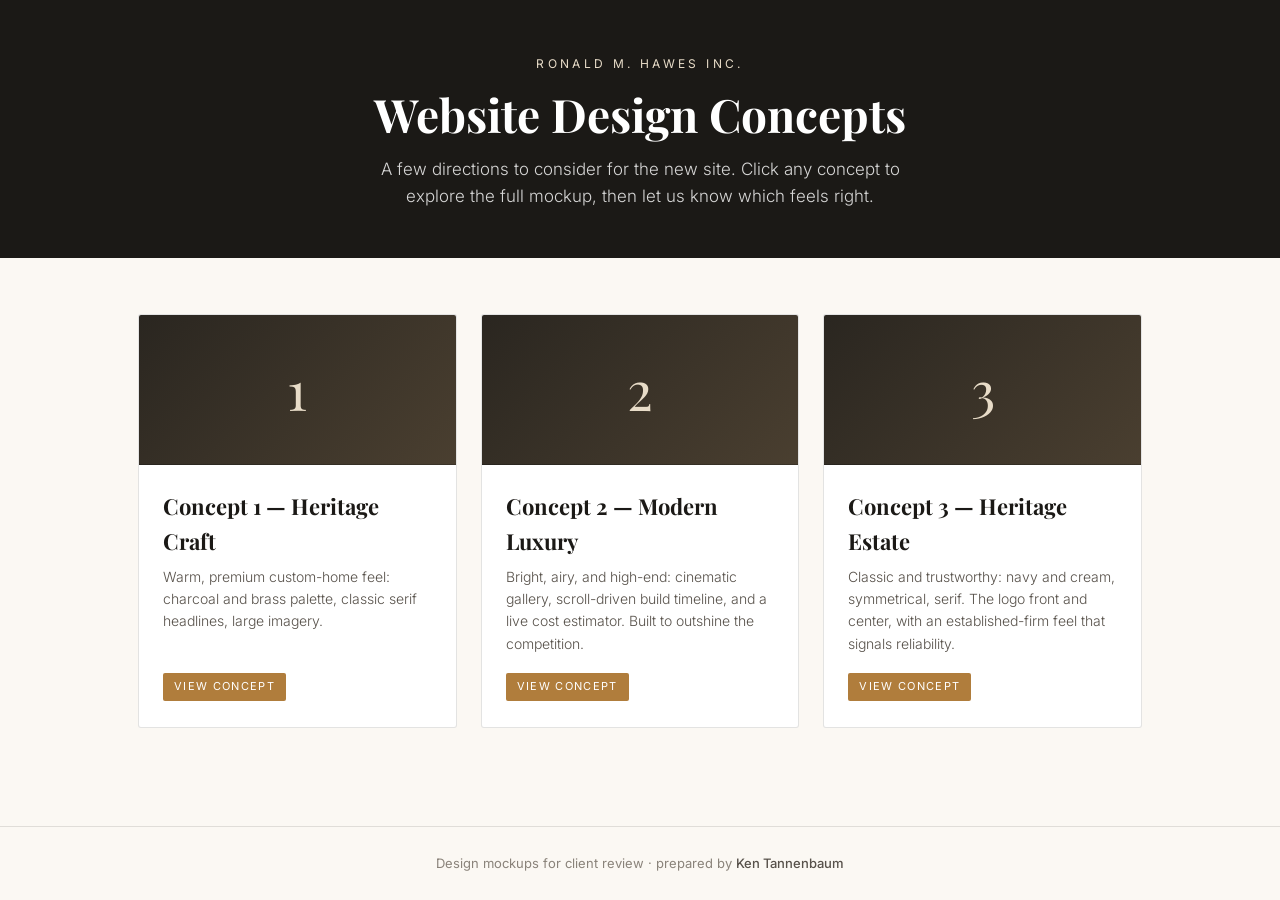
<file: index.html>
<!DOCTYPE html>
<html lang="en">
<head>
<meta charset="UTF-8">
<meta name="viewport" content="width=device-width, initial-scale=1.0">
<title>Ronald M. Hawes Inc. — Design Concepts</title>
<link rel="preconnect" href="https://fonts.googleapis.com">
<link rel="preconnect" href="https://fonts.gstatic.com" crossorigin>
<link href="https://fonts.googleapis.com/css2?family=Playfair+Display:wght@600;700&family=Inter:wght@300;400;500;600&display=swap" rel="stylesheet">
<style>
  :root{
    --ink:#1b1916; --charcoal:#2a2620; --stone:#57514a; --mist:#8a837a;
    --paper:#fbf8f3; --cream:#f4efe7; --amber:#b07d3c; --amber-dark:#8a5e28; --amber-soft:#e8dcc8;
    --line:rgba(27,25,22,.12); --serif:"Playfair Display",Georgia,serif; --sans:"Inter",-apple-system,system-ui,sans-serif;
  }
  *{margin:0;padding:0;box-sizing:border-box}
  body{font-family:var(--sans);background:var(--paper);color:var(--charcoal);line-height:1.6;-webkit-font-smoothing:antialiased;min-height:100vh;display:flex;flex-direction:column}
  .top{background:var(--ink);color:#fff;padding:54px 28px 48px;text-align:center}
  .top .eyebrow{font-size:12px;letter-spacing:.28em;text-transform:uppercase;color:var(--amber-soft);display:block;margin-bottom:16px}
  .top h1{font-family:var(--serif);font-weight:700;font-size:clamp(30px,5vw,46px);color:#fff;line-height:1.1}
  .top p{color:rgba(255,255,255,.82);font-weight:300;margin-top:16px;font-size:17px;max-width:560px;margin-left:auto;margin-right:auto}
  .wrap{max-width:1060px;margin:0 auto;padding:56px 28px 72px;width:100%}
  .grid{display:grid;grid-template-columns:repeat(auto-fit,minmax(240px,1fr));gap:24px}
  .card{display:flex;flex-direction:column;background:#fff;border:1px solid var(--line);border-radius:3px;overflow:hidden;transition:transform .25s ease,box-shadow .25s ease;text-decoration:none;color:inherit}
  .card.live:hover{transform:translateY(-6px);box-shadow:0 20px 50px rgba(27,25,22,.16)}
  .thumb{height:150px;background:var(--cream);display:flex;align-items:center;justify-content:center;border-bottom:1px solid var(--line);position:relative}
  .thumb .n{font-family:var(--serif);font-size:54px;color:var(--amber);opacity:.9}
  .card.live .thumb{background:linear-gradient(135deg,#2a2620,#4a3f30)}
  .card.live .thumb .n{color:var(--amber-soft);opacity:1}
  .body{padding:24px 24px 26px;flex:1;display:flex;flex-direction:column}
  .body h2{font-family:var(--serif);font-size:22px;color:var(--ink);margin-bottom:6px}
  .body p{font-size:14px;color:var(--stone);font-weight:300;flex:1}
  .badge{display:inline-block;font-size:11px;letter-spacing:.12em;text-transform:uppercase;padding:5px 11px;border-radius:2px;margin-top:18px;width:max-content}
  .badge.on{background:var(--amber);color:#fff}
  .badge.soon{background:var(--cream);color:var(--mist);border:1px solid var(--line)}
  .card.soon{opacity:.72;cursor:default}
  .foot{margin-top:auto;text-align:center;padding:26px;color:var(--mist);font-size:13px;border-top:1px solid var(--line)}
  .foot strong{color:var(--stone);font-weight:500}
</style>
</head>
<body>
  <div class="top">
    <span class="eyebrow">Ronald M. Hawes Inc.</span>
    <h1>Website Design Concepts</h1>
    <p>A few directions to consider for the new site. Click any concept to explore the full mockup, then let us know which feels right.</p>
  </div>

  <div class="wrap">
    <div class="grid">
      <a class="card live" href="site1/index.html">
        <div class="thumb"><span class="n">1</span></div>
        <div class="body">
          <h2>Concept 1 — Heritage Craft</h2>
          <p>Warm, premium custom-home feel: charcoal and brass palette, classic serif headlines, large imagery.</p>
          <span class="badge on">View concept</span>
        </div>
      </a>

      <a class="card live" href="site2/index.html">
        <div class="thumb"><span class="n">2</span></div>
        <div class="body">
          <h2>Concept 2 — Modern Luxury</h2>
          <p>Bright, airy, and high-end: cinematic gallery, scroll-driven build timeline, and a live cost estimator. Built to outshine the competition.</p>
          <span class="badge on">View concept</span>
        </div>
      </a>

      <a class="card live" href="site3/index.html">
        <div class="thumb"><span class="n">3</span></div>
        <div class="body">
          <h2>Concept 3 — Heritage Estate</h2>
          <p>Classic and trustworthy: navy and cream, symmetrical, serif. The logo front and center, with an established-firm feel that signals reliability.</p>
          <span class="badge on">View concept</span>
        </div>
      </a>
    </div>
  </div>

  <div class="foot">Design mockups for client review · prepared by <strong>Ken Tannenbaum</strong></div>
</body>
</html>
</file>
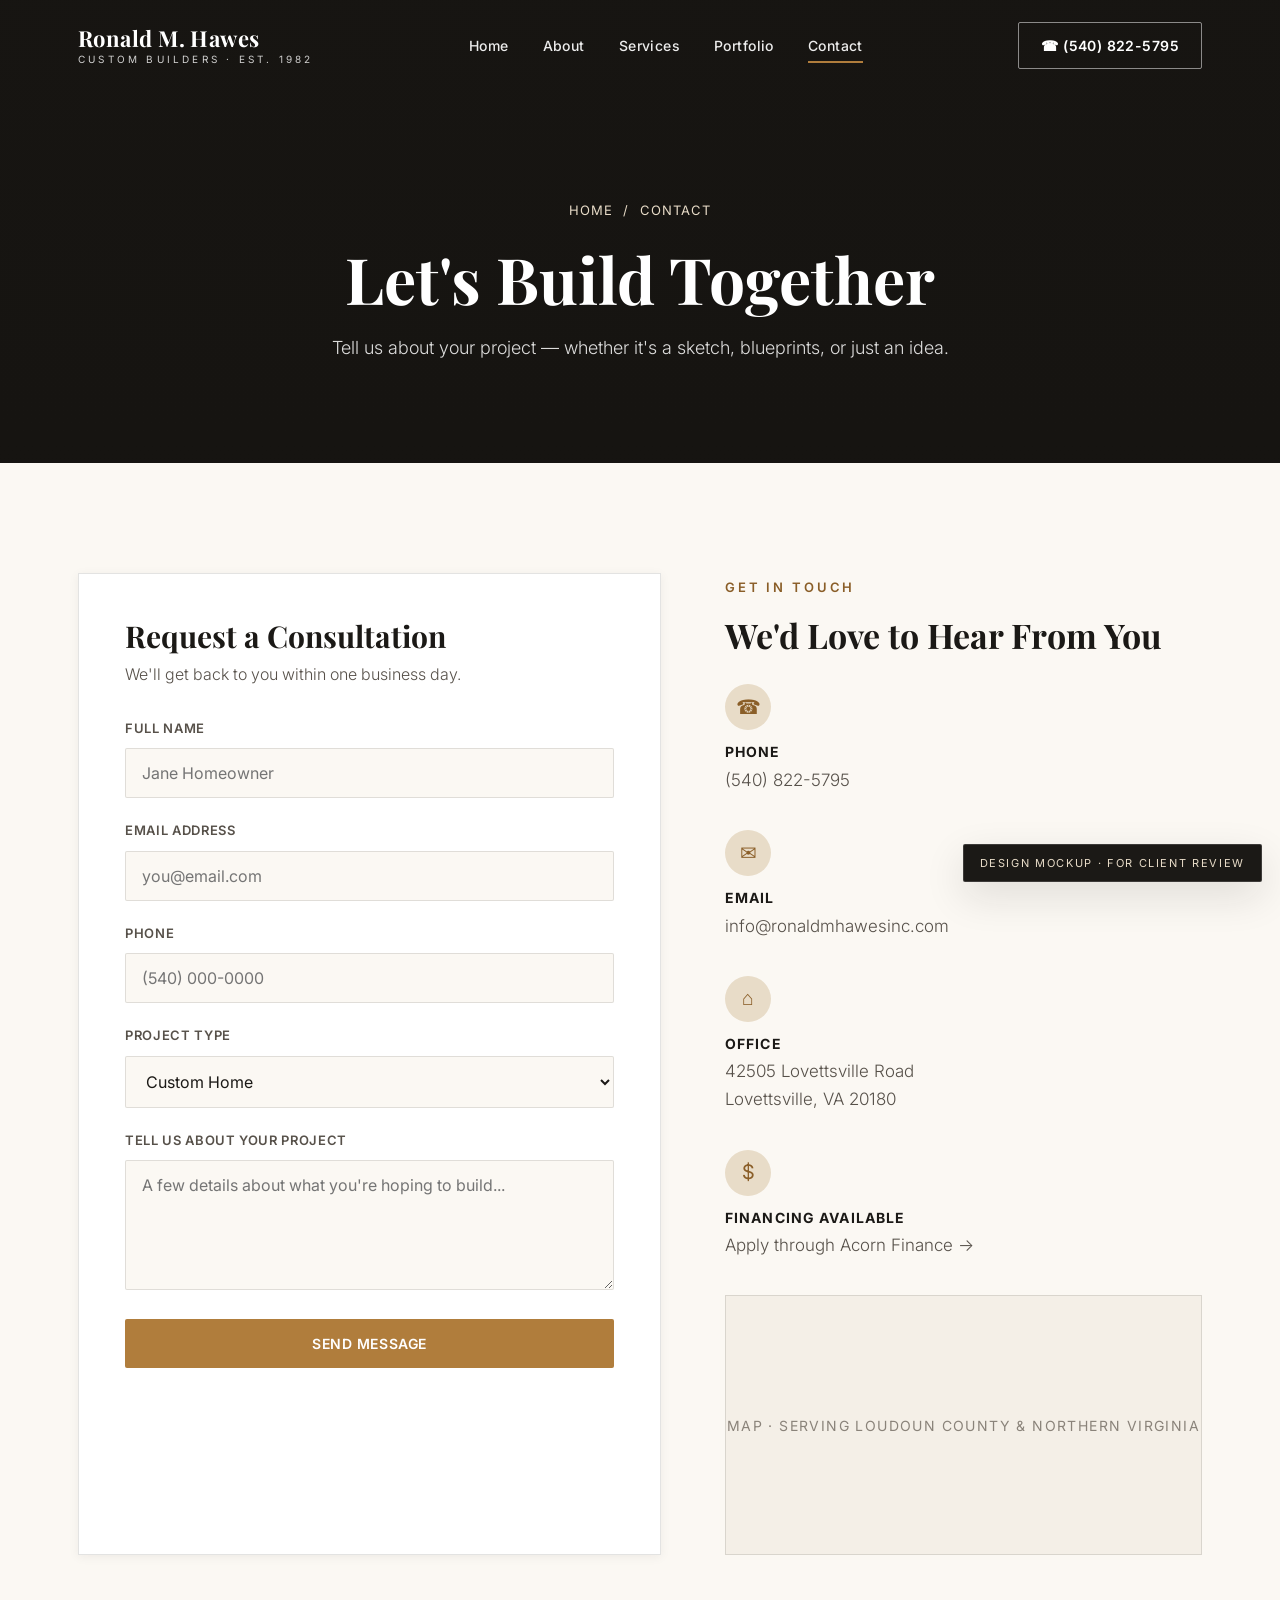
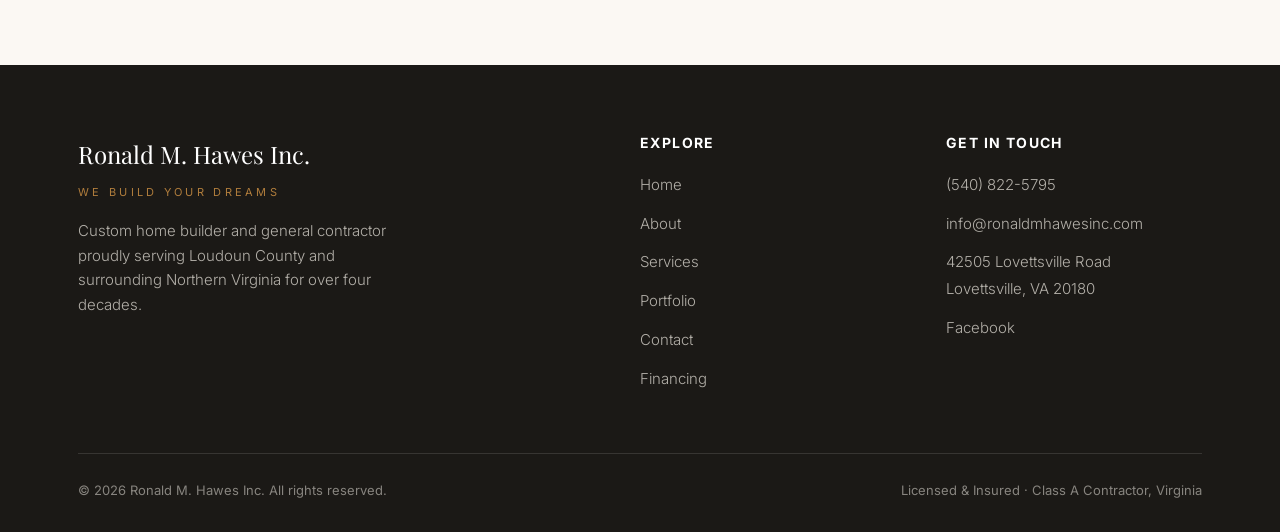
<file: contact.html>
<!DOCTYPE html>
<html lang="en">
<head>
<meta charset="UTF-8">
<meta name="viewport" content="width=device-width, initial-scale=1.0">
<title>Contact | Ronald M. Hawes Inc.</title>
<link rel="preconnect" href="https://fonts.googleapis.com">
<link rel="preconnect" href="https://fonts.gstatic.com" crossorigin>
<link href="https://fonts.googleapis.com/css2?family=Playfair+Display:wght@500;600;700&family=Inter:wght@300;400;500;600&display=swap" rel="stylesheet">
<link rel="stylesheet" href="styles.css">
</head>
<body>

<header class="site-header scrolled" id="header">
  <div class="wrap nav">
    <a href="index.html" class="brand">
      <span class="brand-name">Ronald M. Hawes</span>
      <span class="brand-sub">Custom Builders · Est. 1982</span>
    </a>
    <nav class="nav-links">
      <a href="index.html" class="navlink">Home</a>
      <a href="index.html#about" class="navlink">About</a>
      <a href="services.html" class="navlink">Services</a>
      <a href="portfolio.html" class="navlink">Portfolio</a>
      <a href="contact.html" class="navlink active">Contact</a>
    </nav>
    <a href="tel:+15408225795" class="nav-cta">☎ (540) 822-5795</a>
    <button class="menu-toggle" aria-label="Menu"><span></span><span></span><span></span></button>
  </div>
</header>

<section class="page-hero" style="background-image:linear-gradient(rgba(20,18,15,0.6),rgba(20,18,15,0.72)),url('https://ronaldmhawesinc.com/wp-content/uploads/2022/08/rmh-slider-img2.png')">
  <div class="wrap">
    <div class="crumbs"><a href="index.html">Home</a> &nbsp;/&nbsp; Contact</div>
    <h1>Let's Build Together</h1>
    <p>Tell us about your project — whether it's a sketch, blueprints, or just an idea.</p>
  </div>
</section>

<section class="section">
  <div class="wrap contact-grid">
    <div class="form-card reveal">
      <h2 style="font-size:30px;margin-bottom:8px;">Request a Consultation</h2>
      <p style="color:var(--stone);margin-bottom:30px;font-weight:300;">We'll get back to you within one business day.</p>
      <form onsubmit="event.preventDefault(); this.querySelector('.btn').textContent='Thank You — We\'ll Be In Touch ✓';">
        <div class="field">
          <label>Full Name</label>
          <input type="text" placeholder="Jane Homeowner" required>
        </div>
        <div class="field">
          <label>Email Address</label>
          <input type="email" placeholder="you@email.com" required>
        </div>
        <div class="field">
          <label>Phone</label>
          <input type="tel" placeholder="(540) 000-0000">
        </div>
        <div class="field">
          <label>Project Type</label>
          <select>
            <option>Custom Home</option>
            <option>Addition</option>
            <option>Renovation</option>
            <option>Building Repair</option>
            <option>Painting &amp; Exterior</option>
            <option>Excavation / Site Work</option>
            <option>Not Sure Yet</option>
          </select>
        </div>
        <div class="field">
          <label>Tell Us About Your Project</label>
          <textarea placeholder="A few details about what you're hoping to build..."></textarea>
        </div>
        <button type="submit" class="btn btn--primary" style="width:100%;justify-content:center;">Send Message</button>
      </form>
    </div>

    <div class="reveal">
      <span class="eyebrow">Get in Touch</span>
      <h2 style="font-size:34px;margin-bottom:30px;">We'd Love to Hear From You</h2>

      <div class="info-block">
        <div class="ico">☎</div>
        <h4>Phone</h4>
        <p><a href="tel:+15408225795">(540) 822-5795</a></p>
      </div>
      <div class="info-block">
        <div class="ico">✉</div>
        <h4>Email</h4>
        <p><a href="mailto:info@ronaldmhawesinc.com">info@ronaldmhawesinc.com</a></p>
      </div>
      <div class="info-block">
        <div class="ico">⌂</div>
        <h4>Office</h4>
        <p>42505 Lovettsville Road<br>Lovettsville, VA 20180</p>
      </div>
      <div class="info-block">
        <div class="ico">$</div>
        <h4>Financing Available</h4>
        <p><a href="https://www.acornfinance.com/apply?d=7HP00#/financing">Apply through Acorn Finance →</a></p>
      </div>

      <div class="map-strip">Map · Serving Loudoun County &amp; Northern Virginia</div>
    </div>
  </div>
</section>

<footer class="site-footer">
  <div class="wrap">
    <div class="footer-grid">
      <div>
        <div class="brand-name">Ronald M. Hawes Inc.</div>
        <div class="brand-sub">We Build Your Dreams</div>
        <p>Custom home builder and general contractor proudly serving Loudoun County and surrounding Northern Virginia for over four decades.</p>
      </div>
      <div>
        <h4>Explore</h4>
        <ul>
          <li><a href="index.html">Home</a></li>
          <li><a href="index.html#about">About</a></li>
          <li><a href="services.html">Services</a></li>
          <li><a href="portfolio.html">Portfolio</a></li>
          <li><a href="contact.html">Contact</a></li>
          <li><a href="https://www.acornfinance.com/apply?d=7HP00#/financing">Financing</a></li>
        </ul>
      </div>
      <div>
        <h4>Get in Touch</h4>
        <ul>
          <li><a href="tel:+15408225795" class="contact-line">(540) 822-5795</a></li>
          <li><a href="mailto:info@ronaldmhawesinc.com" class="contact-line">info@ronaldmhawesinc.com</a></li>
          <li><span class="contact-line">42505 Lovettsville Road<br>Lovettsville, VA 20180</span></li>
          <li><a href="https://www.facebook.com/HawesInc/">Facebook</a></li>
        </ul>
      </div>
    </div>
    <div class="footer-bottom">
      <span>© 2026 Ronald M. Hawes Inc. All rights reserved.</span>
      <span>Licensed &amp; Insured · Class A Contractor, Virginia</span>
    </div>
  </div>
</footer>

<div class="mockup-flag">Design Mockup · For Client Review</div>

<script>
  const header = document.getElementById('header');
  const onScroll = () => header.classList.toggle('scrolled', window.scrollY > 60);
  onScroll(); window.addEventListener('scroll', onScroll);
  const io = new IntersectionObserver((entries) => {
    entries.forEach(e => { if (e.isIntersecting) { e.target.classList.add('in'); io.unobserve(e.target); } });
  }, { threshold: 0.12 });
  document.querySelectorAll('.reveal').forEach(el => io.observe(el));
</script>
</body>
</html>
</file>
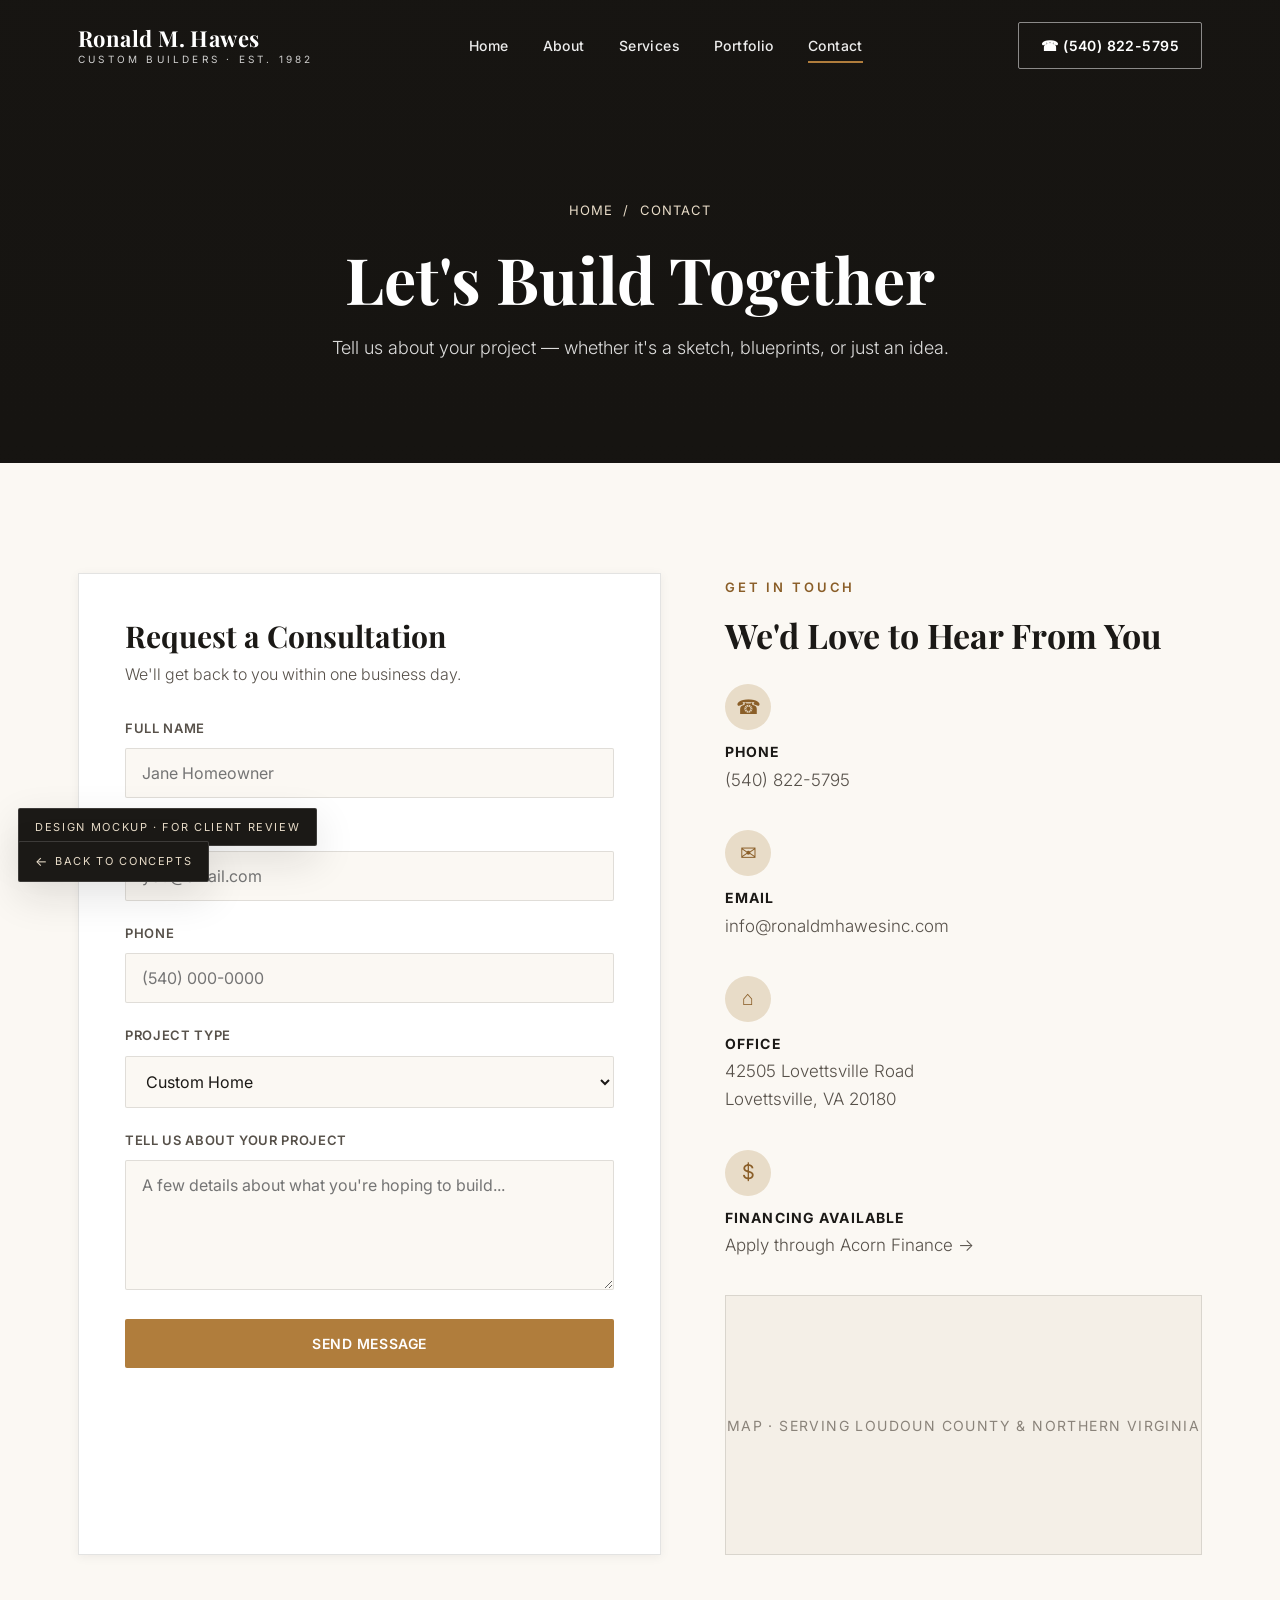
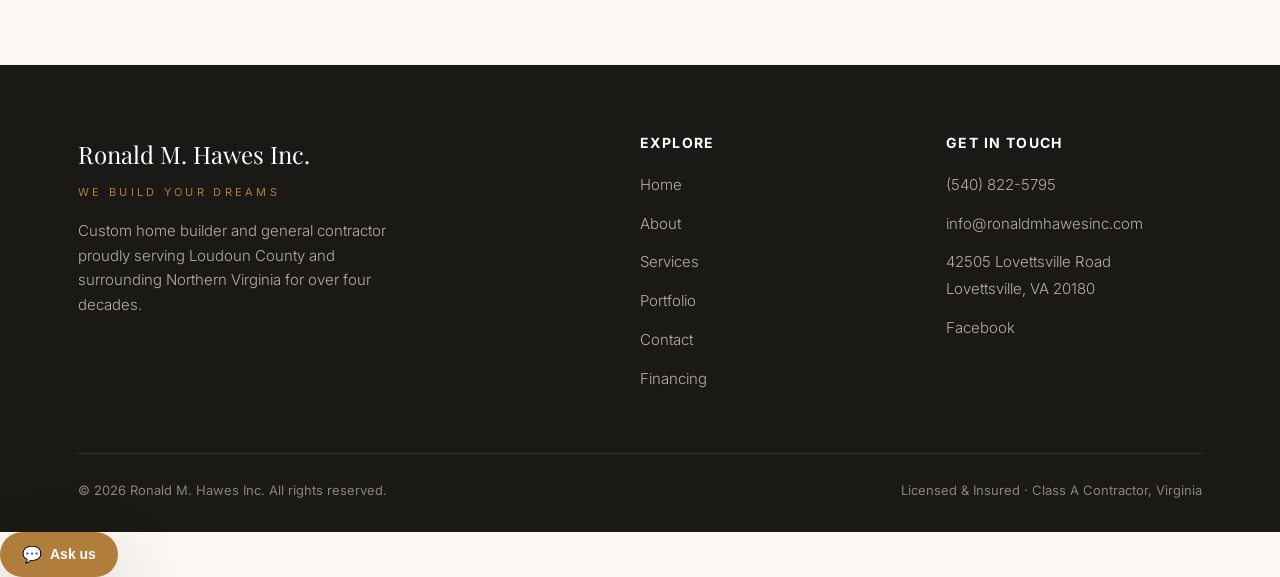
<file: site1/contact.html>
<!DOCTYPE html>
<html lang="en">
<head>
<meta charset="UTF-8">
<meta name="viewport" content="width=device-width, initial-scale=1.0">
<title>Contact | Ronald M. Hawes Inc.</title>
<link rel="preconnect" href="https://fonts.googleapis.com">
<link rel="preconnect" href="https://fonts.gstatic.com" crossorigin>
<link href="https://fonts.googleapis.com/css2?family=Playfair+Display:wght@500;600;700&family=Inter:wght@300;400;500;600&display=swap" rel="stylesheet">
<link rel="stylesheet" href="styles.css?v=4">
</head>
<body>

<header class="site-header scrolled" id="header">
  <div class="wrap nav">
    <a href="index.html" class="brand">
      <span class="brand-name">Ronald M. Hawes</span>
      <span class="brand-sub">Custom Builders · Est. 1982</span>
    </a>
    <nav class="nav-links">
      <a href="index.html" class="navlink">Home</a>
      <a href="index.html#about" class="navlink">About</a>
      <a href="services.html" class="navlink">Services</a>
      <a href="portfolio.html" class="navlink">Portfolio</a>
      <a href="contact.html" class="navlink active">Contact</a>
    </nav>
    <a href="tel:+15408225795" class="nav-cta">☎ (540) 822-5795</a>
    <button class="menu-toggle" aria-label="Menu"><span></span><span></span><span></span></button>
  </div>
</header>

<section class="page-hero" style="background-image:linear-gradient(rgba(20,18,15,0.6),rgba(20,18,15,0.72)),url('https://ronaldmhawesinc.com/wp-content/uploads/2022/08/rmh-slider-img2.png')">
  <div class="wrap">
    <div class="crumbs"><a href="index.html">Home</a> &nbsp;/&nbsp; Contact</div>
    <h1>Let's Build Together</h1>
    <p>Tell us about your project — whether it's a sketch, blueprints, or just an idea.</p>
  </div>
</section>

<section class="section">
  <div class="wrap contact-grid">
    <div class="form-card reveal">
      <h2 style="font-size:30px;margin-bottom:8px;">Request a Consultation</h2>
      <p style="color:var(--stone);margin-bottom:30px;font-weight:300;">We'll get back to you within one business day.</p>
      <form onsubmit="event.preventDefault(); this.querySelector('.btn').textContent='Thank You — We\'ll Be In Touch ✓';">
        <div class="field">
          <label>Full Name</label>
          <input type="text" placeholder="Jane Homeowner" required>
        </div>
        <div class="field">
          <label>Email Address</label>
          <input type="email" placeholder="you@email.com" required>
        </div>
        <div class="field">
          <label>Phone</label>
          <input type="tel" placeholder="(540) 000-0000">
        </div>
        <div class="field">
          <label>Project Type</label>
          <select>
            <option>Custom Home</option>
            <option>Addition</option>
            <option>Renovation</option>
            <option>Building Repair</option>
            <option>Painting &amp; Exterior</option>
            <option>Excavation / Site Work</option>
            <option>Not Sure Yet</option>
          </select>
        </div>
        <div class="field">
          <label>Tell Us About Your Project</label>
          <textarea placeholder="A few details about what you're hoping to build..."></textarea>
        </div>
        <button type="submit" class="btn btn--primary" style="width:100%;justify-content:center;">Send Message</button>
      </form>
    </div>

    <div class="reveal">
      <span class="eyebrow">Get in Touch</span>
      <h2 style="font-size:34px;margin-bottom:30px;">We'd Love to Hear From You</h2>

      <div class="info-block">
        <div class="ico">☎</div>
        <h4>Phone</h4>
        <p><a href="tel:+15408225795">(540) 822-5795</a></p>
      </div>
      <div class="info-block">
        <div class="ico">✉</div>
        <h4>Email</h4>
        <p><a href="mailto:info@ronaldmhawesinc.com">info@ronaldmhawesinc.com</a></p>
      </div>
      <div class="info-block">
        <div class="ico">⌂</div>
        <h4>Office</h4>
        <p>42505 Lovettsville Road<br>Lovettsville, VA 20180</p>
      </div>
      <div class="info-block">
        <div class="ico">$</div>
        <h4>Financing Available</h4>
        <p><a href="https://www.acornfinance.com/apply?d=7HP00#/financing">Apply through Acorn Finance →</a></p>
      </div>

      <div class="map-strip">Map · Serving Loudoun County &amp; Northern Virginia</div>
    </div>
  </div>
</section>

<footer class="site-footer">
  <div class="wrap">
    <div class="footer-grid">
      <div>
        <div class="brand-name">Ronald M. Hawes Inc.</div>
        <div class="brand-sub">We Build Your Dreams</div>
        <p>Custom home builder and general contractor proudly serving Loudoun County and surrounding Northern Virginia for over four decades.</p>
      </div>
      <div>
        <h4>Explore</h4>
        <ul>
          <li><a href="index.html">Home</a></li>
          <li><a href="index.html#about">About</a></li>
          <li><a href="services.html">Services</a></li>
          <li><a href="portfolio.html">Portfolio</a></li>
          <li><a href="contact.html">Contact</a></li>
          <li><a href="https://www.acornfinance.com/apply?d=7HP00#/financing">Financing</a></li>
        </ul>
      </div>
      <div>
        <h4>Get in Touch</h4>
        <ul>
          <li><a href="tel:+15408225795" class="contact-line">(540) 822-5795</a></li>
          <li><a href="mailto:info@ronaldmhawesinc.com" class="contact-line">info@ronaldmhawesinc.com</a></li>
          <li><span class="contact-line">42505 Lovettsville Road<br>Lovettsville, VA 20180</span></li>
          <li><a href="https://www.facebook.com/HawesInc/">Facebook</a></li>
        </ul>
      </div>
    </div>
    <div class="footer-bottom">
      <span>© 2026 Ronald M. Hawes Inc. All rights reserved.</span>
      <span>Licensed &amp; Insured · Class A Contractor, Virginia</span>
    </div>
  </div>
</footer>

<div class="mockup-flag">Design Mockup · For Client Review</div>
<a href="../index.html" class="review-nav">Back to Concepts</a>

<script>
  const header = document.getElementById('header');
  const onScroll = () => header.classList.toggle('scrolled', window.scrollY > 60);
  onScroll(); window.addEventListener('scroll', onScroll);
  const io = new IntersectionObserver((entries) => {
    entries.forEach(e => { if (e.isIntersecting) { e.target.classList.add('in'); io.unobserve(e.target); } });
  }, { threshold: 0.12 });
  document.querySelectorAll('.reveal').forEach(el => io.observe(el));
</script>
<script src="../assets/assistant.js?v=1"></script>
</body>
</html>
</file>
<file: styles.css>
/* =========================================================
   Ronald M. Hawes Inc. — Redesign Mockup
   Warm, premium custom-home aesthetic
   ========================================================= */

:root {
  --ink: #1b1916;
  --charcoal: #2a2620;
  --stone: #57514a;
  --mist: #8a837a;
  --cream: #f4efe7;
  --paper: #fbf8f3;
  --white: #ffffff;
  --amber: #b07d3c;
  --amber-dark: #8a5e28;
  --amber-soft: #e8dcc8;
  --line: rgba(27, 25, 22, 0.12);
  --shadow-sm: 0 2px 10px rgba(27, 25, 22, 0.06);
  --shadow-md: 0 14px 40px rgba(27, 25, 22, 0.12);
  --shadow-lg: 0 30px 70px rgba(27, 25, 22, 0.22);
  --serif: "Playfair Display", Georgia, "Times New Roman", serif;
  --sans: "Inter", -apple-system, BlinkMacSystemFont, "Segoe UI", Roboto, sans-serif;
  --maxw: 1180px;
}

* { margin: 0; padding: 0; box-sizing: border-box; }

html { scroll-behavior: smooth; }

body {
  font-family: var(--sans);
  color: var(--charcoal);
  background: var(--paper);
  line-height: 1.65;
  -webkit-font-smoothing: antialiased;
  overflow-x: hidden;
}

h1, h2, h3, h4 { font-family: var(--serif); font-weight: 700; color: var(--ink); line-height: 1.12; }

a { color: inherit; text-decoration: none; }

img { display: block; max-width: 100%; }

.wrap { max-width: var(--maxw); margin: 0 auto; padding: 0 28px; }

.eyebrow {
  font-family: var(--sans);
  font-size: 13px;
  font-weight: 600;
  letter-spacing: 0.22em;
  text-transform: uppercase;
  color: var(--amber-dark);
  margin-bottom: 18px;
  display: inline-block;
}

.section { padding: 110px 0; }
.section--tight { padding: 80px 0; }
.section--cream { background: var(--cream); }
.section--ink { background: var(--ink); color: var(--cream); }
.section--ink h1, .section--ink h2, .section--ink h3 { color: var(--white); }

/* ---------- Buttons ---------- */
.btn {
  display: inline-flex;
  align-items: center;
  gap: 10px;
  font-family: var(--sans);
  font-size: 14px;
  font-weight: 600;
  letter-spacing: 0.04em;
  padding: 15px 30px;
  border-radius: 2px;
  border: 1.5px solid transparent;
  cursor: pointer;
  transition: all 0.25s ease;
  text-transform: uppercase;
}
.btn--primary { background: var(--amber); color: var(--white); }
.btn--primary:hover { background: var(--amber-dark); transform: translateY(-2px); box-shadow: var(--shadow-md); }
.btn--ghost { background: transparent; color: var(--white); border-color: rgba(255,255,255,0.55); }
.btn--ghost:hover { background: rgba(255,255,255,0.12); border-color: #fff; }
.btn--dark { background: var(--ink); color: var(--cream); }
.btn--dark:hover { background: var(--charcoal); transform: translateY(-2px); box-shadow: var(--shadow-md); }

/* ---------- Header ---------- */
.site-header {
  position: fixed;
  top: 0; left: 0; right: 0;
  z-index: 100;
  transition: background 0.3s ease, box-shadow 0.3s ease, padding 0.3s ease;
  padding: 22px 0;
}
.site-header.scrolled {
  background: rgba(251, 248, 243, 0.96);
  backdrop-filter: blur(10px);
  box-shadow: var(--shadow-sm);
  padding: 14px 0;
}
.nav { display: flex; align-items: center; justify-content: space-between; }
.brand { display: flex; flex-direction: column; line-height: 1; }
.brand .brand-name {
  font-family: var(--serif);
  font-size: 22px;
  font-weight: 700;
  letter-spacing: 0.02em;
  color: #fff;
  transition: color 0.3s ease;
}
.brand .brand-sub {
  font-family: var(--sans);
  font-size: 10px;
  letter-spacing: 0.32em;
  text-transform: uppercase;
  color: rgba(255,255,255,0.8);
  margin-top: 5px;
  transition: color 0.3s ease;
}
.scrolled .brand .brand-name { color: var(--ink); }
.scrolled .brand .brand-sub { color: var(--amber-dark); }

.nav-links { display: flex; align-items: center; gap: 34px; }
.nav-links a.navlink {
  font-size: 14px;
  font-weight: 500;
  letter-spacing: 0.03em;
  color: rgba(255,255,255,0.92);
  transition: color 0.2s ease;
  position: relative;
}
.nav-links a.navlink::after {
  content: ""; position: absolute; left: 0; bottom: -6px;
  width: 0; height: 2px; background: var(--amber); transition: width 0.25s ease;
}
.nav-links a.navlink:hover::after,
.nav-links a.navlink.active::after { width: 100%; }
.scrolled .nav-links a.navlink { color: var(--stone); }
.scrolled .nav-links a.navlink.active { color: var(--ink); }

.nav-cta {
  display: inline-flex; align-items: center; gap: 9px;
  font-size: 14px; font-weight: 600; letter-spacing: 0.03em;
  color: #fff; padding: 11px 22px; border: 1.5px solid rgba(255,255,255,0.5); border-radius: 2px;
  transition: all 0.25s ease;
}
.nav-cta:hover { background: var(--amber); border-color: var(--amber); }
.scrolled .nav-cta { color: var(--ink); border-color: var(--line); }
.scrolled .nav-cta:hover { color: #fff; background: var(--amber); border-color: var(--amber); }

.menu-toggle { display: none; background: none; border: none; cursor: pointer; flex-direction: column; gap: 5px; }
.menu-toggle span { width: 26px; height: 2px; background: #fff; transition: 0.3s; }
.scrolled .menu-toggle span { background: var(--ink); }

/* ---------- Hero ---------- */
.hero {
  position: relative;
  min-height: 100vh;
  display: flex;
  align-items: center;
  color: #fff;
  background: linear-gradient(180deg, rgba(20,18,15,0.55) 0%, rgba(20,18,15,0.45) 40%, rgba(20,18,15,0.78) 100%), var(--ink);
  background-size: cover;
  background-position: center;
}
.hero::after {
  content: ""; position: absolute; inset: 0;
  background-image: var(--hero-img);
  background-size: cover; background-position: center;
  z-index: 0; opacity: 1;
}
.hero .hero-overlay {
  position: absolute; inset: 0; z-index: 1;
  background: linear-gradient(180deg, rgba(20,18,15,0.55) 0%, rgba(20,18,15,0.35) 45%, rgba(20,18,15,0.82) 100%);
}
.hero .wrap { position: relative; z-index: 2; }
.hero-inner { max-width: 720px; padding: 120px 0 80px; }
.hero .eyebrow { color: var(--amber-soft); }
.hero h1 { font-size: clamp(44px, 6.5vw, 84px); color: #fff; letter-spacing: -0.01em; }
.hero .lead { font-size: clamp(17px, 2vw, 21px); color: rgba(255,255,255,0.9); margin: 26px 0 38px; max-width: 560px; font-weight: 300; }
.hero-actions { display: flex; gap: 16px; flex-wrap: wrap; }
.hero-scroll {
  position: absolute; bottom: 34px; left: 50%; transform: translateX(-50%); z-index: 2;
  color: rgba(255,255,255,0.7); font-size: 11px; letter-spacing: 0.25em; text-transform: uppercase;
  display: flex; flex-direction: column; align-items: center; gap: 10px;
}
.hero-scroll .line { width: 1px; height: 46px; background: rgba(255,255,255,0.5); animation: pulse 2s infinite; }
@keyframes pulse { 0%,100%{opacity:0.3;} 50%{opacity:1;} }

/* ---------- Section heads ---------- */
.section-head { max-width: 680px; margin-bottom: 60px; }
.section-head.center { margin-left: auto; margin-right: auto; text-align: center; }
.section-head h2 { font-size: clamp(32px, 4.2vw, 50px); }
.section-head p { color: var(--stone); font-size: 18px; margin-top: 18px; font-weight: 300; }

/* ---------- Services grid ---------- */
.services-grid { display: grid; grid-template-columns: repeat(3, 1fr); gap: 28px; }
.service-card {
  background: var(--white);
  border: 1px solid var(--line);
  padding: 40px 34px;
  transition: all 0.3s ease;
  position: relative;
  overflow: hidden;
}
.service-card::before {
  content: ""; position: absolute; left: 0; top: 0; height: 3px; width: 0; background: var(--amber); transition: width 0.35s ease;
}
.service-card:hover { transform: translateY(-6px); box-shadow: var(--shadow-md); }
.service-card:hover::before { width: 100%; }
.service-card .ico {
  width: 54px; height: 54px; border-radius: 50%;
  background: var(--amber-soft); color: var(--amber-dark);
  display: flex; align-items: center; justify-content: center; margin-bottom: 22px;
  font-size: 24px;
}
.service-card h3 { font-size: 23px; margin-bottom: 12px; }
.service-card p { color: var(--stone); font-size: 15px; }
.service-card .more { margin-top: 18px; font-size: 13px; font-weight: 600; letter-spacing: 0.05em; text-transform: uppercase; color: var(--amber-dark); display: inline-flex; gap: 7px; }

/* ---------- Values ---------- */
.values { display: grid; grid-template-columns: repeat(3, 1fr); gap: 50px; }
.value h3 { font-size: 26px; margin-bottom: 14px; display: flex; align-items: center; gap: 14px; }
.value .num { font-family: var(--serif); font-size: 30px; color: var(--amber); }
.value p { color: rgba(244,239,231,0.78); font-weight: 300; }
.section--ink .value h3 { color: #fff; }

/* ---------- Stats ---------- */
.stats { display: grid; grid-template-columns: repeat(4, 1fr); gap: 30px; text-align: center; }
.stat .figure { font-family: var(--serif); font-size: clamp(40px, 5vw, 60px); color: var(--amber); line-height: 1; }
.stat .label { font-size: 13px; letter-spacing: 0.14em; text-transform: uppercase; color: var(--stone); margin-top: 12px; }

/* ---------- Split / About ---------- */
.split { display: grid; grid-template-columns: 1fr 1fr; gap: 70px; align-items: center; }
.split .media { position: relative; }
.split .media img { width: 100%; height: 540px; object-fit: cover; border-radius: 2px; box-shadow: var(--shadow-md); background: var(--amber-soft); }
.split .media .badge {
  position: absolute; bottom: -28px; right: -10px;
  background: var(--amber); color: #fff; padding: 26px 32px; border-radius: 2px; box-shadow: var(--shadow-md); text-align: center;
}
.split .media .badge .big { font-family: var(--serif); font-size: 42px; line-height: 1; }
.split .media .badge .small { font-size: 12px; letter-spacing: 0.12em; text-transform: uppercase; margin-top: 6px; }
.split h2 { font-size: clamp(30px, 4vw, 46px); margin-bottom: 22px; }
.split p { color: var(--stone); margin-bottom: 18px; font-size: 17px; font-weight: 300; }

/* ---------- Testimonials ---------- */
.tcards { display: grid; grid-template-columns: repeat(3, 1fr); gap: 28px; }
.tcard { background: var(--white); border: 1px solid var(--line); padding: 36px 32px; display: flex; flex-direction: column; }
.tcard .stars { color: var(--amber); letter-spacing: 3px; margin-bottom: 18px; font-size: 15px; }
.tcard blockquote { font-family: var(--serif); font-style: italic; font-size: 18px; line-height: 1.55; color: var(--charcoal); flex: 1; }
.tcard .who { margin-top: 24px; font-weight: 600; color: var(--ink); }
.tcard .who span { display: block; font-weight: 400; font-size: 14px; color: var(--mist); margin-top: 2px; }

/* ---------- CTA band ---------- */
.cta-band {
  background: linear-gradient(rgba(20,18,15,0.82), rgba(20,18,15,0.82)), var(--ink);
  background-size: cover; background-position: center;
  color: #fff; text-align: center; padding: 100px 0;
}
.cta-band h2 { font-size: clamp(32px, 4.5vw, 52px); color: #fff; }
.cta-band p { color: rgba(255,255,255,0.85); font-size: 19px; margin: 20px auto 36px; max-width: 560px; font-weight: 300; }

/* ---------- Footer ---------- */
.site-footer { background: var(--ink); color: rgba(244,239,231,0.7); padding: 70px 0 30px; }
.footer-grid { display: grid; grid-template-columns: 2fr 1fr 1fr; gap: 50px; margin-bottom: 50px; }
.site-footer .brand-name { font-family: var(--serif); font-size: 24px; color: #fff; }
.site-footer .brand-sub { font-size: 11px; letter-spacing: 0.3em; text-transform: uppercase; color: var(--amber); margin-top: 8px; }
.site-footer p { font-size: 15px; margin-top: 18px; max-width: 320px; font-weight: 300; }
.site-footer h4 { color: #fff; font-family: var(--sans); font-size: 14px; letter-spacing: 0.1em; text-transform: uppercase; margin-bottom: 20px; }
.site-footer ul { list-style: none; }
.site-footer ul li { margin-bottom: 12px; }
.site-footer ul li a, .site-footer .contact-line { font-size: 15px; color: rgba(244,239,231,0.7); transition: color 0.2s; font-weight: 300; }
.site-footer ul li a:hover { color: var(--amber); }
.footer-bottom { border-top: 1px solid rgba(255,255,255,0.12); padding-top: 26px; display: flex; justify-content: space-between; flex-wrap: wrap; gap: 12px; font-size: 13px; color: rgba(244,239,231,0.5); }

/* ---------- Page hero (interior) ---------- */
.page-hero {
  background: linear-gradient(rgba(20,18,15,0.6), rgba(20,18,15,0.72)), var(--ink);
  background-size: cover; background-position: center;
  color: #fff; padding: 200px 0 100px; text-align: center;
}
.page-hero h1 { font-size: clamp(38px, 5.5vw, 64px); color: #fff; }
.page-hero p { color: rgba(255,255,255,0.85); font-size: 18px; margin-top: 18px; font-weight: 300; }
.crumbs { font-size: 13px; letter-spacing: 0.08em; text-transform: uppercase; color: var(--amber-soft); margin-bottom: 22px; }
.crumbs a:hover { color: #fff; }

/* ---------- Services detail ---------- */
.svc-row { display: grid; grid-template-columns: 1fr 1fr; gap: 60px; align-items: center; margin-bottom: 90px; }
.svc-row:nth-child(even) .svc-media { order: 2; }
.svc-row .svc-media img { width: 100%; height: 420px; object-fit: cover; box-shadow: var(--shadow-md); background: var(--amber-soft); }
.svc-row .svc-num { font-family: var(--serif); font-size: 16px; color: var(--amber); letter-spacing: 0.1em; }
.svc-row h2 { font-size: clamp(28px, 3.6vw, 42px); margin: 10px 0 18px; }
.svc-row p { color: var(--stone); font-size: 17px; font-weight: 300; margin-bottom: 18px; }
.svc-row ul { list-style: none; }
.svc-row ul li { padding-left: 28px; position: relative; margin-bottom: 10px; color: var(--stone); }
.svc-row ul li::before { content: "✓"; position: absolute; left: 0; color: var(--amber); font-weight: 700; }

/* ---------- Portfolio ---------- */
.filterbar { display: flex; justify-content: center; gap: 14px; flex-wrap: wrap; margin-bottom: 50px; }
.filterbar button {
  font-family: var(--sans); font-size: 13px; font-weight: 600; letter-spacing: 0.05em; text-transform: uppercase;
  padding: 10px 22px; border: 1.5px solid var(--line); background: transparent; color: var(--stone); cursor: pointer; border-radius: 2px; transition: all 0.2s;
}
.filterbar button:hover { border-color: var(--amber); color: var(--amber-dark); }
.filterbar button.active { background: var(--ink); color: #fff; border-color: var(--ink); }
.gallery { display: grid; grid-template-columns: repeat(3, 1fr); gap: 22px; }
.gtile { position: relative; overflow: hidden; border-radius: 2px; background: var(--amber-soft); aspect-ratio: 4/3; cursor: pointer; }
.gtile img { width: 100%; height: 100%; object-fit: cover; transition: transform 0.5s ease; }
.gtile:hover img { transform: scale(1.07); }
.gtile .cap {
  position: absolute; inset: 0; display: flex; flex-direction: column; justify-content: flex-end;
  padding: 24px; color: #fff; background: linear-gradient(rgba(0,0,0,0) 40%, rgba(20,18,15,0.85));
  opacity: 0; transition: opacity 0.3s ease;
}
.gtile:hover .cap { opacity: 1; }
.gtile .cap .tag { font-size: 11px; letter-spacing: 0.16em; text-transform: uppercase; color: var(--amber-soft); margin-bottom: 6px; }
.gtile .cap h3 { font-size: 20px; color: #fff; }
.gtile.tall { aspect-ratio: 3/4; }

/* ---------- Contact ---------- */
.contact-grid { display: grid; grid-template-columns: 1.1fr 0.9fr; gap: 64px; }
.form-card { background: var(--white); border: 1px solid var(--line); padding: 46px; box-shadow: var(--shadow-sm); }
.field { margin-bottom: 22px; }
.field label { display: block; font-size: 13px; font-weight: 600; letter-spacing: 0.05em; text-transform: uppercase; color: var(--stone); margin-bottom: 9px; }
.field input, .field textarea, .field select {
  width: 100%; padding: 14px 16px; border: 1.5px solid var(--line); border-radius: 2px; font-family: var(--sans); font-size: 16px; color: var(--ink); background: var(--paper); transition: border 0.2s;
}
.field input:focus, .field textarea:focus, .field select:focus { outline: none; border-color: var(--amber); }
.field textarea { resize: vertical; min-height: 130px; }
.info-block { margin-bottom: 36px; }
.info-block .ico { width: 46px; height: 46px; border-radius: 50%; background: var(--amber-soft); color: var(--amber-dark); display: flex; align-items: center; justify-content: center; font-size: 20px; margin-bottom: 14px; }
.info-block h4 { font-family: var(--sans); font-size: 14px; letter-spacing: 0.08em; text-transform: uppercase; color: var(--ink); margin-bottom: 6px; }
.info-block p, .info-block a { color: var(--stone); font-size: 17px; font-weight: 300; }
.info-block a:hover { color: var(--amber-dark); }
.map-strip { height: 260px; background: var(--cream); display: flex; align-items: center; justify-content: center; color: var(--mist); font-size: 14px; letter-spacing: 0.1em; text-transform: uppercase; border: 1px solid var(--line); margin-top: 12px; }

/* ---------- Mockup banner ---------- */
.mockup-flag {
  position: fixed; bottom: 18px; right: 18px; z-index: 200;
  background: var(--ink); color: var(--amber-soft); font-size: 11px; letter-spacing: 0.15em; text-transform: uppercase;
  padding: 9px 16px; border-radius: 2px; box-shadow: var(--shadow-md); border: 1px solid rgba(255,255,255,0.15);
}

/* ---------- Reveal anim ---------- */
.reveal { opacity: 0; transform: translateY(28px); transition: opacity 0.7s ease, transform 0.7s ease; }
.reveal.in { opacity: 1; transform: none; }

/* ---------- Responsive ---------- */
@media (max-width: 940px) {
  .services-grid, .tcards, .gallery { grid-template-columns: repeat(2, 1fr); }
  .values { grid-template-columns: 1fr; gap: 34px; }
  .stats { grid-template-columns: repeat(2, 1fr); gap: 40px 20px; }
  .split, .svc-row, .contact-grid { grid-template-columns: 1fr; gap: 40px; }
  .svc-row:nth-child(even) .svc-media { order: 0; }
  .split .media img, .svc-row .svc-media img { height: 360px; }
  .footer-grid { grid-template-columns: 1fr; gap: 36px; }
  .nav-links { display: none; }
  .menu-toggle { display: flex; }
}
@media (max-width: 600px) {
  .services-grid, .tcards, .gallery { grid-template-columns: 1fr; }
  .section { padding: 70px 0; }
  .wrap { padding: 0 20px; }
  .hero-actions { flex-direction: column; }
  .hero-actions .btn { justify-content: center; }
}
</file>
<file: site1/styles.css>
/* =========================================================
   Ronald M. Hawes Inc. — Redesign Mockup
   Warm, premium custom-home aesthetic
   ========================================================= */

:root {
  --ink: #1b1916;
  --charcoal: #2a2620;
  --stone: #57514a;
  --mist: #8a837a;
  --cream: #f4efe7;
  --paper: #fbf8f3;
  --white: #ffffff;
  --amber: #b07d3c;
  --amber-dark: #8a5e28;
  --amber-soft: #e8dcc8;
  --line: rgba(27, 25, 22, 0.12);
  --shadow-sm: 0 2px 10px rgba(27, 25, 22, 0.06);
  --shadow-md: 0 14px 40px rgba(27, 25, 22, 0.12);
  --shadow-lg: 0 30px 70px rgba(27, 25, 22, 0.22);
  --serif: "Playfair Display", Georgia, "Times New Roman", serif;
  --sans: "Inter", -apple-system, BlinkMacSystemFont, "Segoe UI", Roboto, sans-serif;
  --maxw: 1180px;
}

* { margin: 0; padding: 0; box-sizing: border-box; }

html { scroll-behavior: smooth; }

body {
  font-family: var(--sans);
  color: var(--charcoal);
  background: var(--paper);
  line-height: 1.65;
  -webkit-font-smoothing: antialiased;
  overflow-x: hidden;
}

h1, h2, h3, h4 { font-family: var(--serif); font-weight: 700; color: var(--ink); line-height: 1.12; }

a { color: inherit; text-decoration: none; }

img { display: block; max-width: 100%; }

.wrap { max-width: var(--maxw); margin: 0 auto; padding: 0 28px; }

.eyebrow {
  font-family: var(--sans);
  font-size: 13px;
  font-weight: 600;
  letter-spacing: 0.22em;
  text-transform: uppercase;
  color: var(--amber-dark);
  margin-bottom: 18px;
  display: inline-block;
}

.section { padding: 110px 0; }
.section--tight { padding: 80px 0; }
.section--cream { background: var(--cream); }
.section--ink { background: var(--ink); color: var(--cream); }
.section--ink h1, .section--ink h2, .section--ink h3 { color: var(--white); }

/* ---------- Buttons ---------- */
.btn {
  display: inline-flex;
  align-items: center;
  gap: 10px;
  font-family: var(--sans);
  font-size: 14px;
  font-weight: 600;
  letter-spacing: 0.04em;
  padding: 15px 30px;
  border-radius: 2px;
  border: 1.5px solid transparent;
  cursor: pointer;
  transition: all 0.25s ease;
  text-transform: uppercase;
}
.btn--primary { background: var(--amber); color: var(--white); }
.btn--primary:hover { background: var(--amber-dark); transform: translateY(-2px); box-shadow: var(--shadow-md); }
.btn--ghost { background: transparent; color: var(--white); border-color: rgba(255,255,255,0.55); }
.btn--ghost:hover { background: rgba(255,255,255,0.12); border-color: #fff; }
.btn--dark { background: var(--ink); color: var(--cream); }
.btn--dark:hover { background: var(--charcoal); transform: translateY(-2px); box-shadow: var(--shadow-md); }

/* ---------- Header ---------- */
.site-header {
  position: fixed;
  top: 0; left: 0; right: 0;
  z-index: 100;
  transition: background 0.3s ease, box-shadow 0.3s ease, padding 0.3s ease;
  padding: 22px 0;
}
.site-header.scrolled {
  background: rgba(251, 248, 243, 0.96);
  backdrop-filter: blur(10px);
  box-shadow: var(--shadow-sm);
  padding: 14px 0;
}
.nav { display: flex; align-items: center; justify-content: space-between; }
.brand { display: flex; flex-direction: column; line-height: 1; }
.brand .brand-name {
  font-family: var(--serif);
  font-size: 22px;
  font-weight: 700;
  letter-spacing: 0.02em;
  color: #fff;
  transition: color 0.3s ease;
}
.brand .brand-sub {
  font-family: var(--sans);
  font-size: 10px;
  letter-spacing: 0.32em;
  text-transform: uppercase;
  color: rgba(255,255,255,0.8);
  margin-top: 5px;
  transition: color 0.3s ease;
}
.scrolled .brand .brand-name { color: var(--ink); }
.scrolled .brand .brand-sub { color: var(--amber-dark); }

.nav-links { display: flex; align-items: center; gap: 34px; }
.nav-links a.navlink {
  font-size: 14px;
  font-weight: 500;
  letter-spacing: 0.03em;
  color: rgba(255,255,255,0.92);
  transition: color 0.2s ease;
  position: relative;
}
.nav-links a.navlink::after {
  content: ""; position: absolute; left: 0; bottom: -6px;
  width: 0; height: 2px; background: var(--amber); transition: width 0.25s ease;
}
.nav-links a.navlink:hover::after,
.nav-links a.navlink.active::after { width: 100%; }
.scrolled .nav-links a.navlink { color: var(--stone); }
.scrolled .nav-links a.navlink.active { color: var(--ink); }

.nav-cta {
  display: inline-flex; align-items: center; gap: 9px;
  font-size: 14px; font-weight: 600; letter-spacing: 0.03em;
  color: #fff; padding: 11px 22px; border: 1.5px solid rgba(255,255,255,0.5); border-radius: 2px;
  transition: all 0.25s ease;
}
.nav-cta:hover { background: var(--amber); border-color: var(--amber); }
.scrolled .nav-cta { color: var(--ink); border-color: var(--line); }
.scrolled .nav-cta:hover { color: #fff; background: var(--amber); border-color: var(--amber); }

.menu-toggle { display: none; background: none; border: none; cursor: pointer; flex-direction: column; gap: 5px; }
.menu-toggle span { width: 26px; height: 2px; background: #fff; transition: 0.3s; }
.scrolled .menu-toggle span { background: var(--ink); }

/* ---------- Hero ---------- */
.hero {
  position: relative;
  min-height: 100vh;
  display: flex;
  align-items: center;
  color: #fff;
  background: linear-gradient(180deg, rgba(20,18,15,0.55) 0%, rgba(20,18,15,0.45) 40%, rgba(20,18,15,0.78) 100%), var(--ink);
  background-size: cover;
  background-position: center;
}
.hero::after {
  content: ""; position: absolute; inset: 0;
  background-image: var(--hero-img);
  background-size: cover; background-position: center;
  z-index: 0; opacity: 1;
}
.hero .hero-overlay {
  position: absolute; inset: 0; z-index: 1;
  background: linear-gradient(180deg, rgba(20,18,15,0.55) 0%, rgba(20,18,15,0.35) 45%, rgba(20,18,15,0.82) 100%);
}
.hero .wrap { position: relative; z-index: 2; }
.hero-inner { max-width: 720px; padding: 120px 0 80px; }
.hero .eyebrow { color: var(--amber-soft); }
.hero h1 { font-size: clamp(44px, 6.5vw, 84px); color: #fff; letter-spacing: -0.01em; }
.hero .lead { font-size: clamp(17px, 2vw, 21px); color: rgba(255,255,255,0.9); margin: 26px 0 38px; max-width: 560px; font-weight: 300; }
.hero-actions { display: flex; gap: 16px; flex-wrap: wrap; }
.hero-scroll {
  position: absolute; bottom: 34px; left: 50%; transform: translateX(-50%); z-index: 2;
  color: rgba(255,255,255,0.7); font-size: 11px; letter-spacing: 0.25em; text-transform: uppercase;
  display: flex; flex-direction: column; align-items: center; gap: 10px;
}
.hero-scroll .line { width: 1px; height: 46px; background: rgba(255,255,255,0.5); animation: pulse 2s infinite; }
@keyframes pulse { 0%,100%{opacity:0.3;} 50%{opacity:1;} }

/* ---------- Section heads ---------- */
.section-head { max-width: 680px; margin-bottom: 60px; }
.section-head.center { margin-left: auto; margin-right: auto; text-align: center; }
.section-head h2 { font-size: clamp(32px, 4.2vw, 50px); }
.section-head p { color: var(--stone); font-size: 18px; margin-top: 18px; font-weight: 300; }

/* ---------- Services grid ---------- */
.services-grid { display: grid; grid-template-columns: repeat(3, 1fr); gap: 28px; }
.service-card {
  background: var(--white);
  border: 1px solid var(--line);
  padding: 40px 34px;
  transition: all 0.3s ease;
  position: relative;
  overflow: hidden;
}
.service-card::before {
  content: ""; position: absolute; left: 0; top: 0; height: 3px; width: 0; background: var(--amber); transition: width 0.35s ease;
}
.service-card:hover { transform: translateY(-6px); box-shadow: var(--shadow-md); }
.service-card:hover::before { width: 100%; }
.service-card .ico {
  width: 54px; height: 54px; border-radius: 50%;
  background: var(--amber-soft); color: var(--amber-dark);
  display: flex; align-items: center; justify-content: center; margin-bottom: 22px;
  font-size: 24px;
}
.service-card h3 { font-size: 23px; margin-bottom: 12px; }
.service-card p { color: var(--stone); font-size: 15px; }
.service-card .more { margin-top: 18px; font-size: 13px; font-weight: 600; letter-spacing: 0.05em; text-transform: uppercase; color: var(--amber-dark); display: inline-flex; gap: 7px; }

/* ---------- Values ---------- */
.values { display: grid; grid-template-columns: repeat(3, 1fr); gap: 50px; }
.value h3 { font-size: 26px; margin-bottom: 14px; display: flex; align-items: center; gap: 14px; }
.value .num { font-family: var(--serif); font-size: 30px; color: var(--amber); }
.value p { color: rgba(244,239,231,0.78); font-weight: 300; }
.section--ink .value h3 { color: #fff; }

/* ---------- Stats ---------- */
.stats { display: grid; grid-template-columns: repeat(4, 1fr); gap: 30px; text-align: center; }
.stat .figure { font-family: var(--serif); font-size: clamp(40px, 5vw, 60px); color: var(--amber); line-height: 1; }
.stat .label { font-size: 13px; letter-spacing: 0.14em; text-transform: uppercase; color: var(--stone); margin-top: 12px; }

/* ---------- Split / About ---------- */
.split { display: grid; grid-template-columns: 1fr 1fr; gap: 70px; align-items: center; }
.split .media { position: relative; }
.split .media img { width: 100%; height: 540px; object-fit: cover; border-radius: 2px; box-shadow: var(--shadow-md); background: var(--amber-soft); }
.split .media .badge {
  position: absolute; bottom: -28px; right: -10px;
  background: var(--amber); color: #fff; padding: 26px 32px; border-radius: 2px; box-shadow: var(--shadow-md); text-align: center;
}
.split .media .badge .big { font-family: var(--serif); font-size: 42px; line-height: 1; }
.split .media .badge .small { font-size: 12px; letter-spacing: 0.12em; text-transform: uppercase; margin-top: 6px; }
.split h2 { font-size: clamp(30px, 4vw, 46px); margin-bottom: 22px; }
.split p { color: var(--stone); margin-bottom: 18px; font-size: 17px; font-weight: 300; }

/* ---------- Testimonials ---------- */
.tcards { display: grid; grid-template-columns: repeat(3, 1fr); gap: 28px; }
.tcard { background: var(--white); border: 1px solid var(--line); padding: 36px 32px; display: flex; flex-direction: column; }
.tcard .stars { color: var(--amber); letter-spacing: 3px; margin-bottom: 18px; font-size: 15px; }
.tcard blockquote { font-family: var(--serif); font-style: italic; font-size: 18px; line-height: 1.55; color: var(--charcoal); flex: 1; }
.tcard .who { margin-top: 24px; font-weight: 600; color: var(--ink); }
.tcard .who span { display: block; font-weight: 400; font-size: 14px; color: var(--mist); margin-top: 2px; }

/* ---------- CTA band ---------- */
.cta-band {
  background: linear-gradient(rgba(20,18,15,0.82), rgba(20,18,15,0.82)), var(--ink);
  background-size: cover; background-position: center;
  color: #fff; text-align: center; padding: 100px 0;
}
.cta-band h2 { font-size: clamp(32px, 4.5vw, 52px); color: #fff; }
.cta-band p { color: rgba(255,255,255,0.85); font-size: 19px; margin: 20px auto 36px; max-width: 560px; font-weight: 300; }

/* ---------- Footer ---------- */
.site-footer { background: var(--ink); color: rgba(244,239,231,0.7); padding: 70px 0 30px; }
.footer-grid { display: grid; grid-template-columns: 2fr 1fr 1fr; gap: 50px; margin-bottom: 50px; }
.site-footer .brand-name { font-family: var(--serif); font-size: 24px; color: #fff; }
.site-footer .brand-sub { font-size: 11px; letter-spacing: 0.3em; text-transform: uppercase; color: var(--amber); margin-top: 8px; }
.site-footer p { font-size: 15px; margin-top: 18px; max-width: 320px; font-weight: 300; }
.site-footer h4 { color: #fff; font-family: var(--sans); font-size: 14px; letter-spacing: 0.1em; text-transform: uppercase; margin-bottom: 20px; }
.site-footer ul { list-style: none; }
.site-footer ul li { margin-bottom: 12px; }
.site-footer ul li a, .site-footer .contact-line { font-size: 15px; color: rgba(244,239,231,0.7); transition: color 0.2s; font-weight: 300; }
.site-footer ul li a:hover { color: var(--amber); }
.footer-bottom { border-top: 1px solid rgba(255,255,255,0.12); padding-top: 26px; display: flex; justify-content: space-between; flex-wrap: wrap; gap: 12px; font-size: 13px; color: rgba(244,239,231,0.5); }

/* ---------- Page hero (interior) ---------- */
.page-hero {
  background: linear-gradient(rgba(20,18,15,0.6), rgba(20,18,15,0.72)), var(--ink);
  background-size: cover; background-position: center;
  color: #fff; padding: 200px 0 100px; text-align: center;
}
.page-hero h1 { font-size: clamp(38px, 5.5vw, 64px); color: #fff; }
.page-hero p { color: rgba(255,255,255,0.85); font-size: 18px; margin-top: 18px; font-weight: 300; }
.crumbs { font-size: 13px; letter-spacing: 0.08em; text-transform: uppercase; color: var(--amber-soft); margin-bottom: 22px; }
.crumbs a:hover { color: #fff; }

/* ---------- Services detail ---------- */
.svc-row { display: grid; grid-template-columns: 1fr 1fr; gap: 60px; align-items: center; margin-bottom: 90px; }
.svc-row:nth-child(even) .svc-media { order: 2; }
.svc-row .svc-media img { width: 100%; height: 420px; object-fit: cover; box-shadow: var(--shadow-md); background: var(--amber-soft); }
.svc-row .svc-num { font-family: var(--serif); font-size: 16px; color: var(--amber); letter-spacing: 0.1em; }
.svc-row h2 { font-size: clamp(28px, 3.6vw, 42px); margin: 10px 0 18px; }
.svc-row p { color: var(--stone); font-size: 17px; font-weight: 300; margin-bottom: 18px; }
.svc-row ul { list-style: none; }
.svc-row ul li { padding-left: 28px; position: relative; margin-bottom: 10px; color: var(--stone); }
.svc-row ul li::before { content: "✓"; position: absolute; left: 0; color: var(--amber); font-weight: 700; }

/* ---------- Portfolio ---------- */
.filterbar { display: flex; justify-content: center; gap: 14px; flex-wrap: wrap; margin-bottom: 50px; }
.filterbar button {
  font-family: var(--sans); font-size: 13px; font-weight: 600; letter-spacing: 0.05em; text-transform: uppercase;
  padding: 10px 22px; border: 1.5px solid var(--line); background: transparent; color: var(--stone); cursor: pointer; border-radius: 2px; transition: all 0.2s;
}
.filterbar button:hover { border-color: var(--amber); color: var(--amber-dark); }
.filterbar button.active { background: var(--ink); color: #fff; border-color: var(--ink); }
.gallery { display: grid; grid-template-columns: repeat(3, 1fr); gap: 22px; }
.gtile { position: relative; overflow: hidden; border-radius: 2px; background: var(--amber-soft); aspect-ratio: 4/3; cursor: pointer; }
.gtile img { width: 100%; height: 100%; object-fit: cover; transition: transform 0.5s ease; }
.gtile:hover img { transform: scale(1.07); }
.gtile .cap {
  position: absolute; inset: 0; display: flex; flex-direction: column; justify-content: flex-end;
  padding: 24px; color: #fff; background: linear-gradient(rgba(0,0,0,0) 40%, rgba(20,18,15,0.85));
  opacity: 0; transition: opacity 0.3s ease;
}
.gtile:hover .cap { opacity: 1; }
.gtile .cap .tag { font-size: 11px; letter-spacing: 0.16em; text-transform: uppercase; color: var(--amber-soft); margin-bottom: 6px; }
.gtile .cap h3 { font-size: 20px; color: #fff; }
.gtile.tall { aspect-ratio: 3/4; }

/* ---------- Contact ---------- */
.contact-grid { display: grid; grid-template-columns: 1.1fr 0.9fr; gap: 64px; }
.form-card { background: var(--white); border: 1px solid var(--line); padding: 46px; box-shadow: var(--shadow-sm); }
.field { margin-bottom: 22px; }
.field label { display: block; font-size: 13px; font-weight: 600; letter-spacing: 0.05em; text-transform: uppercase; color: var(--stone); margin-bottom: 9px; }
.field input, .field textarea, .field select {
  width: 100%; padding: 14px 16px; border: 1.5px solid var(--line); border-radius: 2px; font-family: var(--sans); font-size: 16px; color: var(--ink); background: var(--paper); transition: border 0.2s;
}
.field input:focus, .field textarea:focus, .field select:focus { outline: none; border-color: var(--amber); }
.field textarea { resize: vertical; min-height: 130px; }
.info-block { margin-bottom: 36px; }
.info-block .ico { width: 46px; height: 46px; border-radius: 50%; background: var(--amber-soft); color: var(--amber-dark); display: flex; align-items: center; justify-content: center; font-size: 20px; margin-bottom: 14px; }
.info-block h4 { font-family: var(--sans); font-size: 14px; letter-spacing: 0.08em; text-transform: uppercase; color: var(--ink); margin-bottom: 6px; }
.info-block p, .info-block a { color: var(--stone); font-size: 17px; font-weight: 300; }
.info-block a:hover { color: var(--amber-dark); }
.map-strip { height: 260px; background: var(--cream); display: flex; align-items: center; justify-content: center; color: var(--mist); font-size: 14px; letter-spacing: 0.1em; text-transform: uppercase; border: 1px solid var(--line); margin-top: 12px; }

/* ---------- Mockup banner ---------- */
.mockup-flag {
  position: fixed; bottom: 54px; left: 18px; z-index: 200;
  background: var(--ink); color: var(--amber-soft); font-size: 11px; letter-spacing: 0.15em; text-transform: uppercase;
  padding: 9px 16px; border-radius: 2px; box-shadow: var(--shadow-md); border: 1px solid rgba(255,255,255,0.15);
}

/* ---------- Reveal anim ---------- */
.reveal { opacity: 0; transform: translateY(28px); transition: opacity 0.7s ease, transform 0.7s ease; }
.reveal.in { opacity: 1; transform: none; }

/* ---------- Responsive ---------- */
@media (max-width: 940px) {
  .services-grid, .tcards, .gallery { grid-template-columns: repeat(2, 1fr); }
  .values { grid-template-columns: 1fr; gap: 34px; }
  .stats { grid-template-columns: repeat(2, 1fr); gap: 40px 20px; }
  .split, .svc-row, .contact-grid { grid-template-columns: 1fr; gap: 40px; }
  .svc-row:nth-child(even) .svc-media { order: 0; }
  .split .media img, .svc-row .svc-media img { height: 360px; }
  .footer-grid { grid-template-columns: 1fr; gap: 36px; }
  .nav-links { display: none; }
  .menu-toggle { display: flex; }
}
@media (max-width: 600px) {
  .services-grid, .tcards, .gallery { grid-template-columns: 1fr; }
  .section { padding: 70px 0; }
  .wrap { padding: 0 20px; }
  .hero-actions { flex-direction: column; }
  .hero-actions .btn { justify-content: center; }
}

/* Reviewer nav — mirrors the mockup tag, links to concept menu */
.review-nav{position:fixed;left:18px;bottom:18px;z-index:200;display:inline-flex;align-items:center;gap:8px;background:var(--ink);color:var(--amber-soft);font-size:11px;letter-spacing:.15em;text-transform:uppercase;padding:9px 16px;border-radius:2px;box-shadow:var(--shadow-md);border:1px solid rgba(255,255,255,.15);transition:.2s}
.review-nav::before{content:"\2190";font-size:13px;letter-spacing:0}
.review-nav:hover{background:var(--charcoal);color:#fff}
 
/* ---------- Chat assistant widget ---------- */
.rmh-chat{position:fixed;right:22px;bottom:22px;z-index:140;font-family:var(--sans)}
.rmh-chat__launch{display:inline-flex;align-items:center;gap:8px;background:var(--amber);color:#fff;border:none;border-radius:100px;padding:13px 22px;font-size:14px;font-weight:600;cursor:pointer;box-shadow:var(--shadow-lg);transition:.2s}
.rmh-chat__launch:hover{background:var(--amber-dark);transform:translateY(-2px)}
.rmh-chat__launch-ic{font-size:16px}
.rmh-chat__panel{position:absolute;right:0;bottom:62px;width:360px;max-width:calc(100vw - 36px);height:470px;max-height:72vh;background:var(--paper);border:1px solid var(--line);border-radius:16px;box-shadow:var(--shadow-lg);display:flex;flex-direction:column;overflow:hidden}
.rmh-chat__panel[hidden]{display:none}
.rmh-chat__head{background:var(--amber);color:#fff;padding:15px 18px;display:flex;justify-content:space-between;align-items:center}
.rmh-chat__head strong{font-family:var(--serif);font-size:18px;display:block;color:#fff}
.rmh-chat__head span{font-size:12px;opacity:.88}
.rmh-chat__close{background:none;border:none;color:#fff;font-size:20px;line-height:1;cursor:pointer}
.rmh-chat__log{flex:1;overflow-y:auto;padding:16px;display:flex;flex-direction:column;gap:10px}
.rmh-msg{max-width:85%;padding:10px 14px;border-radius:14px;font-size:14px;line-height:1.5}
.rmh-msg.bot{background:var(--cream);color:var(--stone);align-self:flex-start;border-bottom-left-radius:4px}
.rmh-msg.user{background:var(--amber);color:#fff;align-self:flex-end;border-bottom-right-radius:4px}
.rmh-msg.typing{color:var(--mist);font-style:italic;letter-spacing:2px}
.rmh-chat__form{display:flex;gap:8px;padding:12px;border-top:1px solid var(--line)}
.rmh-chat__form input{flex:1;padding:11px 14px;border:1px solid var(--line);border-radius:100px;font-size:14px;font-family:var(--sans);outline:none;background:#fff}
.rmh-chat__form input:focus{border-color:var(--amber)}
.rmh-chat__form button{background:var(--amber);color:#fff;border:none;border-radius:100px;padding:0 18px;font-weight:600;font-size:14px;cursor:pointer}
.rmh-chat__form button:hover{background:var(--amber-dark)}
.rmh-chat__foot{font-size:11px;color:var(--mist);text-align:center;padding:9px 12px}
.rmh-chat__foot a{color:var(--amber-dark)}
@media(max-width:600px){.rmh-chat__panel{width:calc(100vw - 36px);height:64vh}}
</file>
